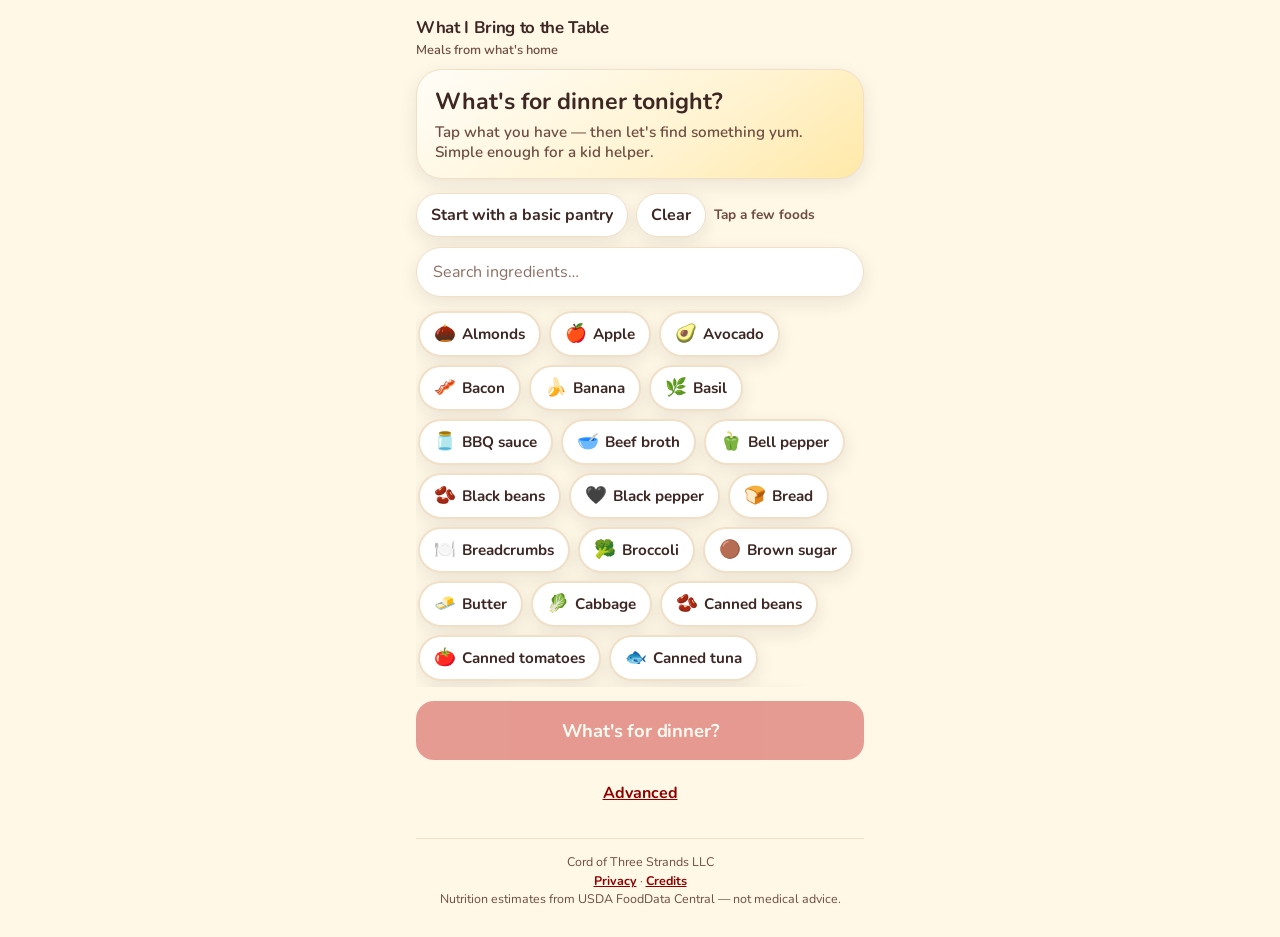
<file: index.html>
<!DOCTYPE html>
<html lang="en">
<head>
  <meta charset="UTF-8" />
  <meta name="viewport" content="width=device-width, initial-scale=1, viewport-fit=cover" />
  <meta name="theme-color" content="#c62828" />
  <meta name="description" content="What I Bring to the Table — dinners from what's already home, with nutrition you can trust." />
  <meta name="apple-mobile-web-app-capable" content="yes" />
  <meta name="apple-mobile-web-app-status-bar-style" content="default" />
  <meta name="apple-mobile-web-app-title" content="What I Bring" />
  <link rel="manifest" href="manifest.json" />
  <link rel="apple-touch-icon" href="icons/icon-180.png" />
  <link rel="icon" href="icons/icon-192.png" />
  <link rel="apple-touch-startup-image" href="icons/splash.png" />
  <title>What I Bring to the Table</title>
  <link rel="preload" href="fonts/nunito-latin-700.woff2" as="font" type="font/woff2" crossorigin />
  <link rel="stylesheet" href="css/app.css" />
</head>
<body>
  <div class="app">
    <header class="topbar">
      <div class="brand">
        <h1>What I Bring to the Table</h1>
        <div class="tag">Meals from what's home</div>
      </div>
    </header>

    <section class="screen active" data-screen="home">
      <div class="greeting">
        <h2>What's for dinner tonight?</h2>
        <p>Tap what you have — then let's find something yum. Simple enough for a kid helper.</p>
      </div>
      <div class="pantry-tools">
        <button type="button" class="icon-btn" id="btn-starter">Start with a basic pantry</button>
        <button type="button" class="icon-btn" id="btn-clear-pantry">Clear</button>
        <span id="pantry-count"></span>
      </div>
      <input class="search" id="chip-search" type="search" placeholder="Search ingredients…" autocomplete="off" />
      <div class="chips" id="chips" aria-label="Pantry ingredients"></div>
      <button type="button" class="cta" id="btn-dinner">What's for dinner?</button>
      <button type="button" class="secondary" id="btn-advanced">Advanced</button>
      <footer class="footer">
        Cord of Three Strands LLC<br />
        <a href="privacy.html">Privacy</a> · <a href="credits.html">Credits</a><br />
        Nutrition estimates from USDA FoodData Central — not medical advice.
      </footer>
    </section>

    <section class="screen" data-screen="results">
      <div class="backrow">
        <button type="button" class="icon-btn" id="btn-back-home">← Pantry</button>
        <strong>Yum picks for you</strong>
      </div>
      <div class="cards" id="results-cards"></div>
      <footer class="footer">Cord of Three Strands LLC</footer>
    </section>

    <section class="screen" data-screen="cook">
      <div class="backrow">
        <button type="button" class="icon-btn" id="btn-back-results">← Results</button>
        <button type="button" class="heart" id="btn-fav-cook">♡ Save</button>
        <button type="button" class="icon-btn" id="btn-add-plan">+ Week</button>
      </div>
      <div class="cook">
        <div id="cook-hero" class="cook-hero" hidden></div>
        <h2 id="cook-title"></h2>
        <div class="meta" id="cook-meta"></div>
        <div id="cook-contains"></div>
        <div id="cook-temp"></div>
        <h3>Ingredients</h3>
        <ul class="ing-list" id="cook-ings"></ul>
        <h3>Let's cook!</h3>
        <ol class="steps" id="cook-steps"></ol>
        <p class="disclaimer">Cook mode keeps your screen awake when your phone allows it.</p>
      </div>
      <footer class="footer">Cord of Three Strands LLC</footer>
    </section>

    <section class="screen" data-screen="advanced">
      <div class="backrow">
        <button type="button" class="icon-btn" id="btn-back-adv">← Home</button>
        <strong>Advanced</strong>
      </div>
      <div class="advanced" id="advanced"></div>
      <footer class="footer">
        Cord of Three Strands LLC · <a href="privacy.html">Privacy</a> · <a href="credits.html">Credits</a><br />
        Nutrition estimates from USDA FoodData Central — not medical advice.
      </footer>
    </section>
  </div>
  <div class="toast" id="toast" role="status"></div>
  <script src="js/match.js"></script>
  <script src="js/nutrition.js"></script>
  <script src="js/app.js"></script>
</body>
</html>
</file>
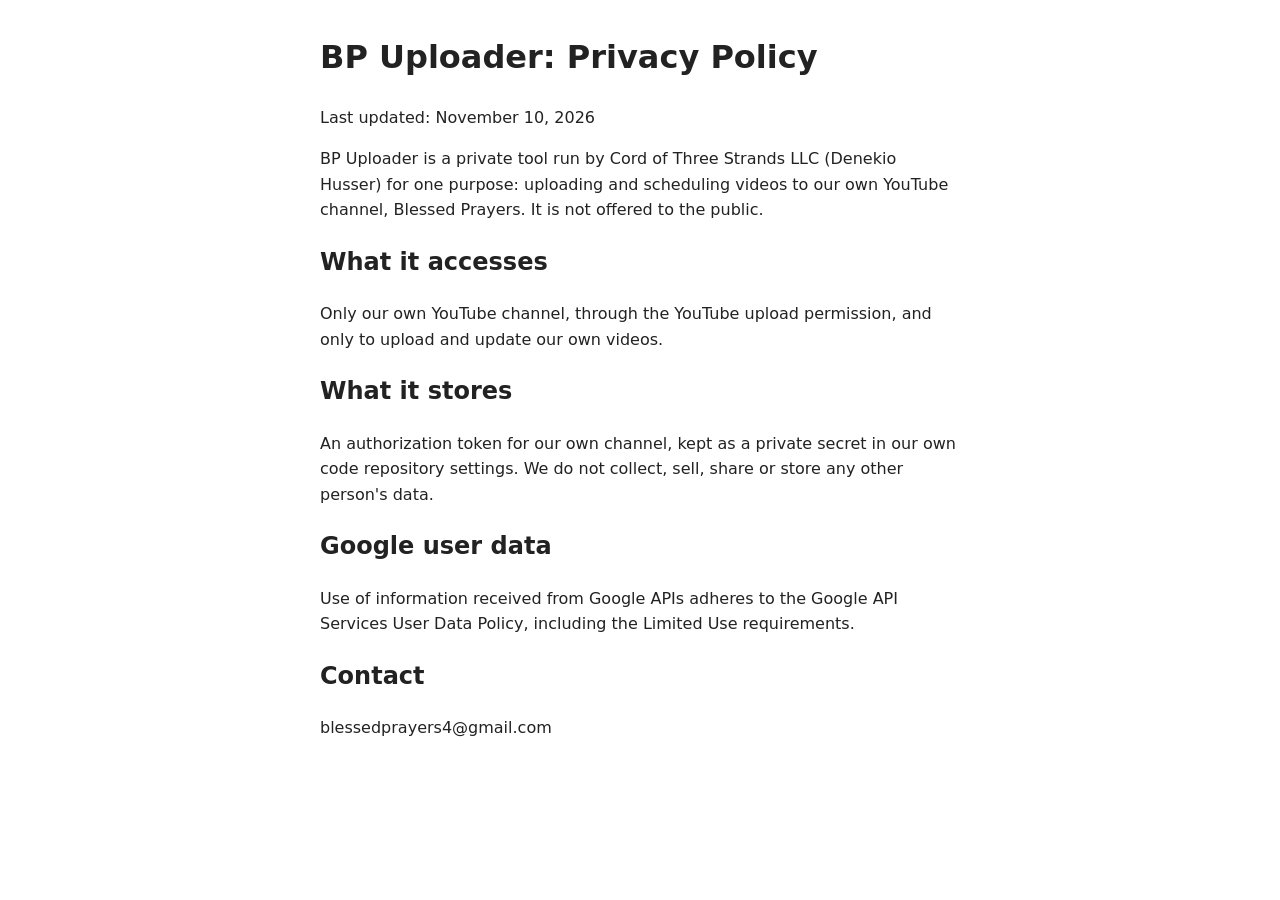
<file: blessed-prayers-uploader-privacy.html>
<!DOCTYPE html>
<html lang="en"><head><meta charset="utf-8"><meta name="viewport" content="width=device-width,initial-scale=1">
<title>BP Uploader Privacy Policy - Cord of Three Strands LLC</title>
<style>body{font-family:system-ui,sans-serif;max-width:640px;margin:2rem auto;padding:0 1rem;line-height:1.6;color:#222}</style></head>
<body>
<h1>BP Uploader: Privacy Policy</h1>
<p>Last updated: November 10, 2026</p>
<p>BP Uploader is a private tool run by Cord of Three Strands LLC (Denekio Husser) for one purpose: uploading and scheduling videos to our own YouTube channel, Blessed Prayers. It is not offered to the public.</p>
<h2>What it accesses</h2>
<p>Only our own YouTube channel, through the YouTube upload permission, and only to upload and update our own videos.</p>
<h2>What it stores</h2>
<p>An authorization token for our own channel, kept as a private secret in our own code repository settings. We do not collect, sell, share or store any other person's data.</p>
<h2>Google user data</h2>
<p>Use of information received from Google APIs adheres to the Google API Services User Data Policy, including the Limited Use requirements.</p>
<h2>Contact</h2>
<p>blessedprayers4@gmail.com</p>
</body></html>
</file>
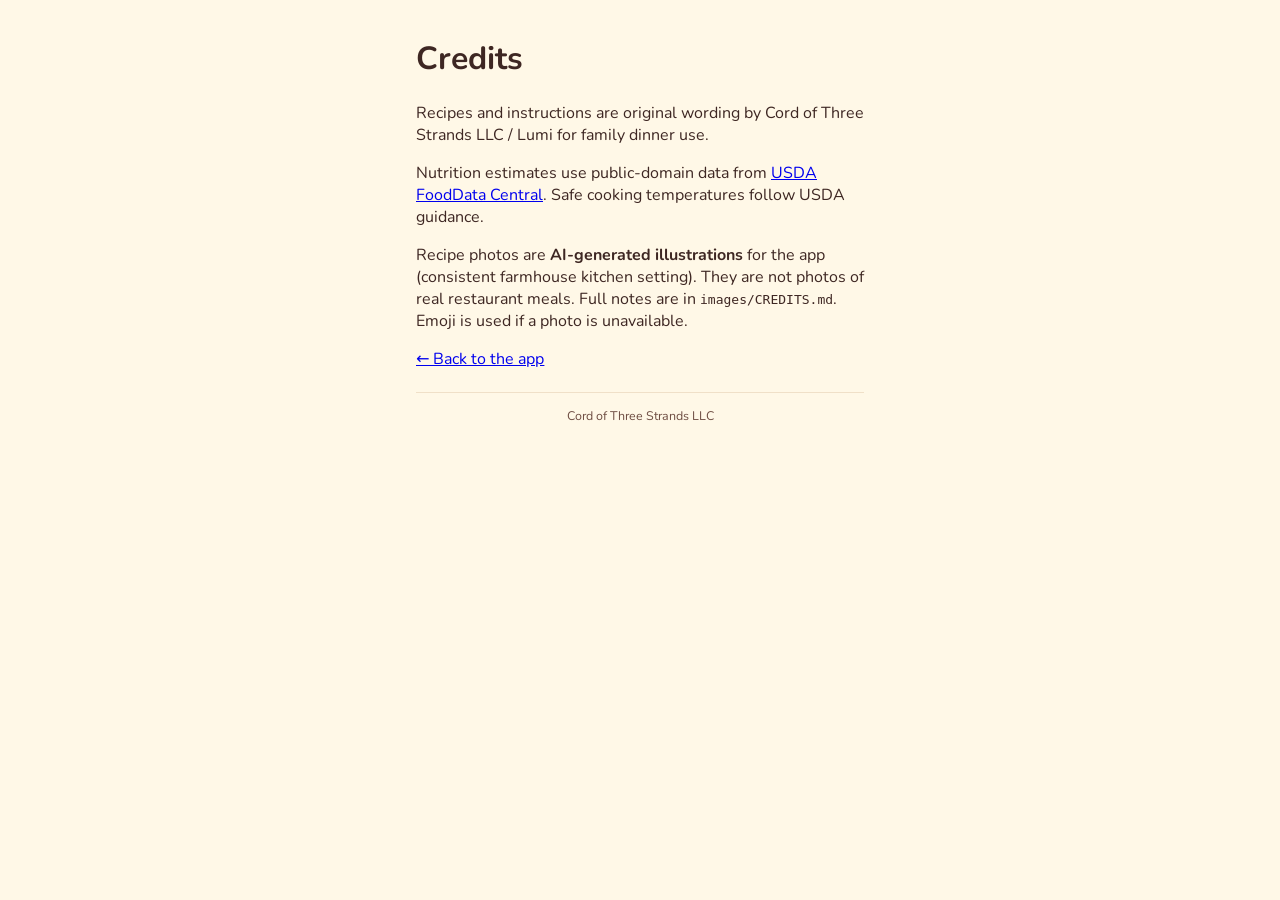
<file: credits.html>
<!DOCTYPE html>
<html lang="en">
<head>
  <meta charset="UTF-8" />
  <meta name="viewport" content="width=device-width, initial-scale=1" />
  <title>Credits — What I Bring to the Table</title>
  <link rel="stylesheet" href="css/app.css" />
</head>
<body>
  <div class="app">
    <h1>Credits</h1>
    <p>Recipes and instructions are original wording by Cord of Three Strands LLC / Lumi for family dinner use.</p>
    <p>Nutrition estimates use public-domain data from <a href="https://fdc.nal.usda.gov/">USDA FoodData Central</a>. Safe cooking temperatures follow USDA guidance.</p>
    <p>Recipe photos are <strong>AI-generated illustrations</strong> for the app (consistent farmhouse kitchen setting). They are not photos of real restaurant meals. Full notes are in <code>images/CREDITS.md</code>. Emoji is used if a photo is unavailable.</p>
    <p><a href="index.html">← Back to the app</a></p>
    <footer class="footer">Cord of Three Strands LLC</footer>
  </div>
</body>
</html>
</file>
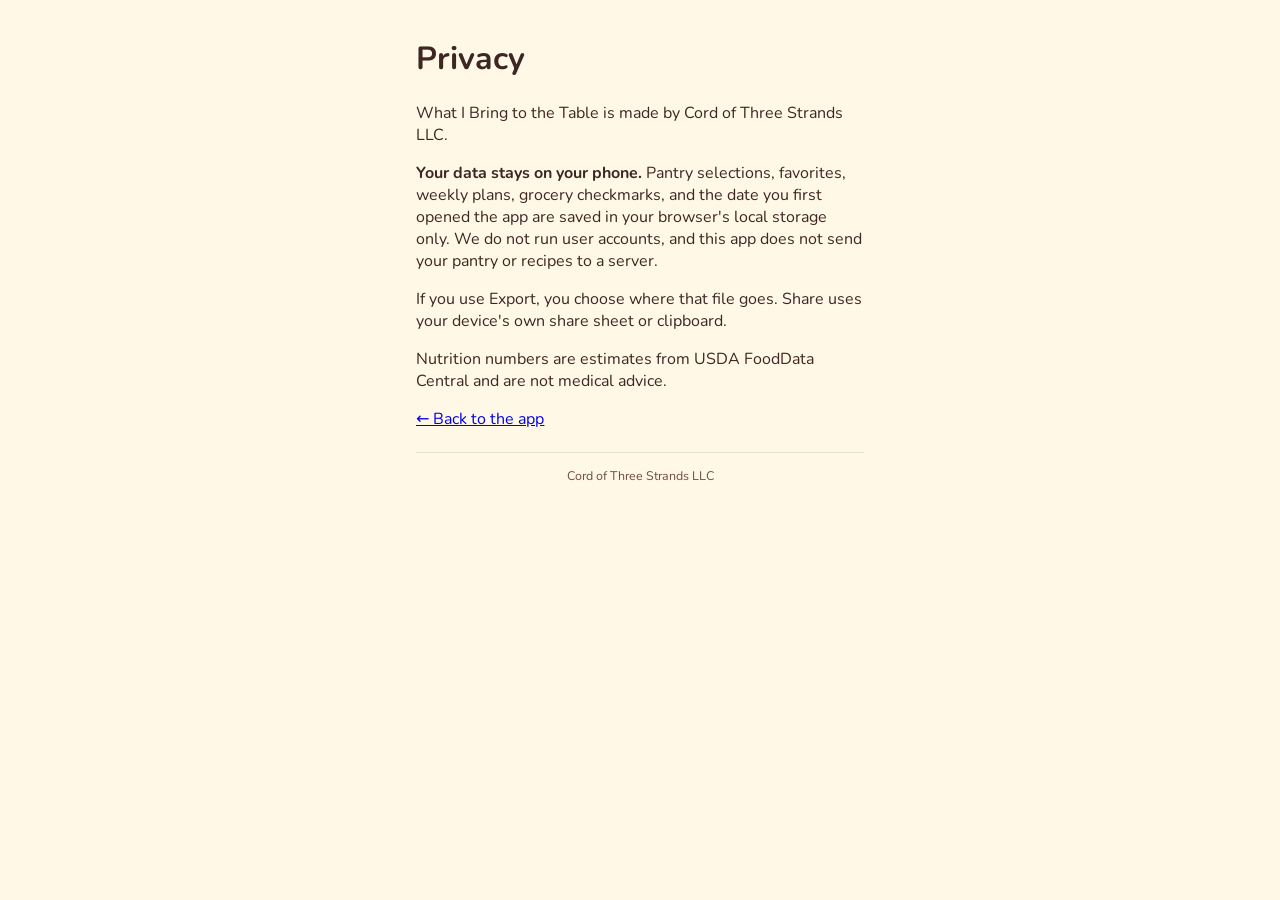
<file: privacy.html>
<!DOCTYPE html>
<html lang="en">
<head>
  <meta charset="UTF-8" />
  <meta name="viewport" content="width=device-width, initial-scale=1" />
  <title>Privacy — What I Bring to the Table</title>
  <link rel="stylesheet" href="css/app.css" />
</head>
<body>
  <div class="app">
    <h1>Privacy</h1>
    <p>What I Bring to the Table is made by Cord of Three Strands LLC.</p>
    <p><strong>Your data stays on your phone.</strong> Pantry selections, favorites, weekly plans, grocery checkmarks, and the date you first opened the app are saved in your browser's local storage only. We do not run user accounts, and this app does not send your pantry or recipes to a server.</p>
    <p>If you use Export, you choose where that file goes. Share uses your device's own share sheet or clipboard.</p>
    <p>Nutrition numbers are estimates from USDA FoodData Central and are not medical advice.</p>
    <p><a href="index.html">← Back to the app</a></p>
    <footer class="footer">Cord of Three Strands LLC</footer>
  </div>
</body>
</html>
</file>
<file: css/app.css>
@font-face {
  font-family: "Nunito";
  src: url("../fonts/nunito-latin-400.woff2") format("woff2"),
       url("../fonts/Nunito-Variable.ttf") format("truetype");
  font-weight: 400;
  font-style: normal;
  font-display: swap;
}
@font-face {
  font-family: "Nunito";
  src: url("../fonts/nunito-latin-600.woff2") format("woff2"),
       url("../fonts/Nunito-Variable.ttf") format("truetype");
  font-weight: 600;
  font-style: normal;
  font-display: swap;
}
@font-face {
  font-family: "Nunito";
  src: url("../fonts/nunito-latin-700.woff2") format("woff2"),
       url("../fonts/Nunito-Variable.ttf") format("truetype");
  font-weight: 700;
  font-style: normal;
  font-display: swap;
}

:root {
  --bg: #fff8e7;          /* warm cream */
  --card: #ffffff;
  --ink: #3e2723;         /* deep brown */
  --muted: #6d4c41;       /* brown muted, ~5.5:1 on cream */
  --accent: #c62828;      /* tomato red */
  --accent-dark: #8e0000; /* deeper tomato for text links */
  --butter: #f5c542;      /* butter yellow */
  --butter-soft: #ffe9a8;
  --exact: #1f7a70;       /* keep accessible teal for have */
  --missing: #8a5a00;     /* darker amber text */
  --line: #f0e0c8;
  --shadow: 0 10px 28px rgba(62, 39, 35, 0.12);
  --shadow-soft: 0 6px 18px rgba(62, 39, 35, 0.10);
  --radius: 22px;
  --safe-bottom: env(safe-area-inset-bottom, 0px);
  --font: "Nunito", "Segoe UI", system-ui, -apple-system, sans-serif;
  font-family: var(--font);
}

* { box-sizing: border-box; }
html, body { margin: 0; padding: 0; background: var(--bg); color: var(--ink); }
body { min-height: 100dvh; }
button, input { font: inherit; }
.app { max-width: 480px; margin: 0 auto; padding: 16px 16px calc(28px + var(--safe-bottom)); }

.topbar { display: flex; align-items: center; justify-content: space-between; gap: 12px; margin-bottom: 10px; }
.brand { display: flex; flex-direction: column; gap: 2px; }
.brand h1 { font-size: 1.05rem; margin: 0; letter-spacing: -0.02em; font-weight: 800; color: var(--ink); }
.brand .tag { font-size: 0.8rem; color: var(--muted); font-weight: 600; }

.greeting {
  background-color: #fff3d1; /* solid fallback for contrast + offline paint */
  background-image: linear-gradient(145deg, #fffdf8 0%, #fff3d1 60%, #ffe9a8 100%);
  border: 1px solid var(--line);
  border-radius: calc(var(--radius) + 4px);
  padding: 18px 18px 16px;
  margin-bottom: 14px;
  box-shadow: var(--shadow-soft);
}
.greeting h2 {
  margin: 0 0 6px;
  font-size: 1.45rem;
  line-height: 1.2;
  font-weight: 800;
  color: var(--ink); /* deep brown on butter yellow >= 4.5:1 */
}
.greeting p { margin: 0; color: var(--muted); font-size: 0.95rem; font-weight: 600; }

.icon-btn {
  border: 1px solid var(--line); background: var(--card); border-radius: 999px;
  padding: 10px 14px; color: var(--ink); cursor: pointer; box-shadow: var(--shadow-soft);
  font-weight: 700;
}
.icon-btn:active { transform: scale(0.97); }

.search {
  width: 100%; padding: 13px 16px; border-radius: 999px; border: 1px solid var(--line);
  background: var(--card); margin-bottom: 12px; box-shadow: var(--shadow-soft);
  color: var(--ink);
}
.search::placeholder { color: #8d6e63; }

.chips { display: flex; flex-wrap: wrap; gap: 8px; margin-bottom: 14px; max-height: 42vh; overflow: auto; padding: 2px; }
.chip {
  border: 2px solid var(--line); background: var(--card); border-radius: 999px;
  padding: 10px 14px; cursor: pointer; font-size: 0.95rem; min-height: 46px; color: var(--ink);
  font-weight: 700; display: inline-flex; align-items: center; gap: 6px;
  box-shadow: var(--shadow-soft);
  transition: transform .15s ease, background .15s ease, border-color .15s ease, color .15s ease;
}
.chip .chip-emoji { font-size: 1.1rem; line-height: 1; }
.chip.on {
  background: var(--accent); border-color: var(--accent); color: #fff;
  box-shadow: 0 8px 18px rgba(198,40,40,0.28);
}
.chip:active { transform: scale(0.92); }
.chip.pop { animation: chip-pop .28s ease; }
.chip:focus-visible { outline: 3px solid var(--butter); outline-offset: 2px; }
@keyframes chip-pop {
  0% { transform: scale(1); }
  40% { transform: scale(1.08); }
  100% { transform: scale(1); }
}

.cta {
  width: 100%; border: 0; border-radius: 18px; padding: 17px; font-size: 1.15rem; font-weight: 800;
  background: var(--accent); color: #fff; cursor: pointer;
  box-shadow: 0 12px 24px rgba(198,40,40,0.28);
  letter-spacing: -0.01em;
}
.cta:disabled { opacity: 0.45; cursor: not-allowed; box-shadow: none; }
.cta:not(:disabled):active { transform: translateY(1px) scale(0.99); }

.secondary {
  display: block; width: 100%; margin-top: 10px; background: transparent; border: 0;
  color: var(--accent-dark); font-weight: 700; padding: 12px; cursor: pointer; text-decoration: underline;
}

.footer {
  margin-top: 22px; padding-top: 14px; border-top: 1px solid var(--line);
  font-size: 0.78rem; color: var(--muted); text-align: center; line-height: 1.5;
}
.footer a { color: var(--accent-dark); font-weight: 700; }

.screen { display: none; opacity: 0; }
.screen.active {
  display: block;
  animation: screen-in .28s ease both;
}
@keyframes screen-in {
  from { opacity: 0; transform: translateY(8px); }
  to { opacity: 1; transform: translateY(0); }
}

.cards { display: grid; gap: 16px; }
.card {
  background: var(--card); border: 1px solid var(--line); border-radius: var(--radius);
  overflow: hidden; box-shadow: var(--shadow); cursor: pointer; text-align: left; padding: 0; width: 100%;
  position: relative;
  transition: transform .18s ease, box-shadow .18s ease;
}
.card:active { transform: scale(0.985); }
.card-media {
  height: 190px; display: flex; align-items: center; justify-content: center;
  font-size: 3rem; color: #fff; position: relative; overflow: hidden; background: #f3e6d4;
}
.card-photo { width: 100%; height: 100%; object-fit: cover; display: block; }
.card-emoji-fallback {
  width: 100%; height: 100%; display: flex; align-items: center; justify-content: center;
  font-size: 3.4rem; color: #fff;
}
.card-body { padding: 14px 16px 16px; }
.card-body h2 { margin: 0 0 8px; font-size: 1.12rem; font-weight: 800; color: var(--ink); }
.meta { display: flex; flex-wrap: wrap; gap: 8px; align-items: center; color: var(--muted); font-size: 0.86rem; }

.badge {
  display: inline-flex; align-items: center; border-radius: 999px; padding: 5px 11px;
  font-size: 0.78rem; font-weight: 800;
}
.badge.exact { background: rgba(31,122,112,0.14); color: #145c55; }
.badge.missing { background: rgba(245,197,66,0.32); color: #6b4500; }
.badge.ready {
  background: var(--butter-soft); color: #6b4500; border: 1px solid #efd27a;
}
.badge.kid {
  background: var(--accent); color: #fff;
  box-shadow: 0 4px 10px rgba(198,40,40,0.25);
}
.kid-sticker {
  position: absolute; top: 12px; left: 12px; z-index: 2;
  background: var(--accent); color: #fff; font-weight: 800; font-size: 0.72rem;
  padding: 6px 10px; border-radius: 999px; box-shadow: 0 6px 14px rgba(62,39,35,0.18);
  transform: rotate(-6deg);
}

.backrow { display: flex; gap: 8px; align-items: center; margin-bottom: 12px; flex-wrap: wrap; }
.backrow strong { font-weight: 800; color: var(--ink); }

.cook {
  background: var(--card); border: 1px solid var(--line); border-radius: var(--radius);
  padding: 16px; box-shadow: var(--shadow);
}
.cook h2 { margin: 0 0 8px; font-weight: 800; }
.cook h3 { margin: 16px 0 8px; font-weight: 800; color: var(--accent-dark); }
.ing-list, .steps { margin: 0; padding-left: 0; list-style: none; }
.ing-list li { margin: 8px 0; padding: 8px 12px; border-radius: 12px; background: #fffaf0; }
.ing-list .have { color: #1f7a70; font-weight: 700; }
.ing-list .need { color: #8a5a00; font-weight: 700; }

.steps li {
  margin: 10px 0; font-size: 1.06rem; line-height: 1.45;
  padding: 12px 12px 12px 44px; border-radius: 14px; background: #fffaf0;
  border: 1px solid var(--line); position: relative; cursor: pointer;
  font-weight: 600;
}
.steps li::before {
  content: "";
  position: absolute; left: 12px; top: 14px;
  width: 22px; height: 22px; border-radius: 999px;
  border: 2px solid #d7b56a; background: #fff;
}
.steps li.done {
  background: #fff4d6; border-color: #efd27a;
  text-decoration: none;
}
.steps li.done::before {
  content: "★";
  display: flex; align-items: center; justify-content: center;
  border-color: var(--accent); background: var(--accent); color: #fff;
  font-size: 0.75rem; font-weight: 800; line-height: 1;
}
.steps li.done .step-sticker {
  display: inline-block; margin-left: 6px; font-size: 0.78rem;
  background: var(--butter); color: var(--ink); border-radius: 999px;
  padding: 2px 8px; font-weight: 800;
}

.heart {
  border: 1px solid var(--line); background: #fff; border-radius: 999px; padding: 8px 12px; cursor: pointer;
  font-weight: 700;
}

.advanced { display: grid; gap: 12px; }
.panel {
  background: var(--card); border: 1px solid var(--line); border-radius: var(--radius);
  padding: 14px; box-shadow: var(--shadow-soft);
}
.panel h3 { margin: 0 0 8px; font-size: 1rem; font-weight: 800; }
.filters { display: flex; flex-wrap: wrap; gap: 8px; }
.toggle {
  border: 1px solid var(--line); background: #fff; border-radius: 999px; padding: 8px 12px; cursor: pointer;
  font-weight: 700;
}
.toggle.on { background: var(--ink); color: #fff; border-color: var(--ink); }
.nutri-grid { display: grid; grid-template-columns: 1fr 1fr; gap: 8px; }
.nutri-item { background: var(--bg); border-radius: 12px; padding: 10px; }
.nutri-item span { display: block; font-size: 0.75rem; color: var(--muted); }
.disclaimer {
  font-size: 0.78rem; color: var(--muted); line-height: 1.4; margin-top: 8px; font-weight: 600;
}
.plan-list, .grocery-list { list-style: none; padding: 0; margin: 0; }
.plan-list li, .grocery-list li {
  display: flex; justify-content: space-between; gap: 8px; align-items: center;
  padding: 10px 0; border-bottom: 1px solid var(--line);
}

.empty {
  color: var(--muted); padding: 28px 16px; text-align: center;
  background: linear-gradient(180deg, #fffdf8, #ffeec2);
  border: 1px dashed #e0c48a; border-radius: var(--radius);
  font-weight: 700; line-height: 1.45;
}
.empty .empty-emoji { font-size: 2.4rem; display: block; margin-bottom: 8px; }
.empty strong { color: var(--accent-dark); display: block; font-size: 1.1rem; margin-bottom: 4px; }

.toast {
  position: fixed; left: 50%; bottom: calc(18px + var(--safe-bottom)); transform: translateX(-50%);
  background: var(--ink); color: #fff; padding: 11px 16px; border-radius: 999px; font-size: 0.9rem;
  opacity: 0; pointer-events: none; transition: opacity .2s; font-weight: 700;
  z-index: 40;
}
.toast.show { opacity: 1; }

.contains { margin-top: 6px; font-size: 0.82rem; color: var(--muted); font-weight: 600; }
.warn { margin-top: 6px; color: #9b2226; font-weight: 800; font-size: 0.82rem; }
.temp-note {
  margin: 8px 0 10px; padding: 10px 12px; background: #fff4e8;
  border: 1px solid var(--line); border-radius: 12px; font-size: 0.9rem;
  color: var(--accent-dark); font-weight: 700;
}
.strike { text-decoration: line-through; color: var(--muted); }
.grocery-list li.checked { opacity: 0.85; }

.cook-hero { margin: 0 0 12px; border-radius: 16px; overflow: hidden; background: #f3e6d4; aspect-ratio: 4/3; box-shadow: var(--shadow-soft); }
.cook-hero img { width: 100%; height: 100%; object-fit: cover; display: block; }
.cook-hero-fallback { width: 100%; height: 100%; min-height: 160px; display: flex; align-items: center; justify-content: center; font-size: 3.5rem; }

.pantry-tools { display:flex; gap:8px; margin-bottom:10px; flex-wrap:wrap; align-items:center; }
#pantry-count { color: var(--muted); font-size: 0.85rem; font-weight: 700; }

.confetti-burst {
  position: fixed; inset: 0; pointer-events: none; z-index: 50; overflow: hidden;
}
.confetti-piece {
  position: absolute; top: -12px; width: 8px; height: 12px; border-radius: 2px;
  animation: confetti-fall 900ms ease-out forwards;
}
@keyframes confetti-fall {
  0% { transform: translateY(0) rotate(0deg); opacity: 1; }
  100% { transform: translateY(70vh) rotate(220deg); opacity: 0; }
}

@media (prefers-reduced-motion: reduce) {
  .screen.active, .chip.pop, .confetti-piece, .card, .chip, .cta { animation: none !important; transition: none !important; }
  .chip:active, .card:active, .cta:active { transform: none; }
}

.closest-banner {
  grid-column: 1 / -1;
  background: #fff3d1;
  border: 1px solid #e0c070;
  color: #3e2723;
  border-radius: 14px;
  padding: 12px 14px;
  margin: 0 0 8px;
  display: flex;
  flex-direction: column;
  gap: 4px;
  font-size: 0.95rem;
  line-height: 1.35;
}
.closest-banner strong { font-weight: 700; }
.closest-banner span { opacity: 0.92; }

.unlock-banner {
  grid-column: 1 / -1;
  background: #e8f5e9;
  border: 1px solid #81c784;
  color: #1b5e20;
  border-radius: 14px;
  padding: 12px 14px;
  margin: 0 0 8px;
  display: flex;
  flex-direction: column;
  gap: 8px;
  font-size: 0.95rem;
}
.unlock-banner strong { font-weight: 700; }
.unlock-chip {
  text-align: left;
  background: #fff;
  border: 1px solid #a5d6a7;
  border-radius: 999px;
  padding: 8px 12px;
  color: #1b5e20;
  font: inherit;
  cursor: pointer;
}
.unlock-chip:active { transform: scale(0.98); }
.nice-to-have { margin-top: 8px; padding-top: 8px; border-top: 1px dashed #ccc; opacity: 0.95; }
.nice-to-have summary { cursor: pointer; font-weight: 600; }
</file>
